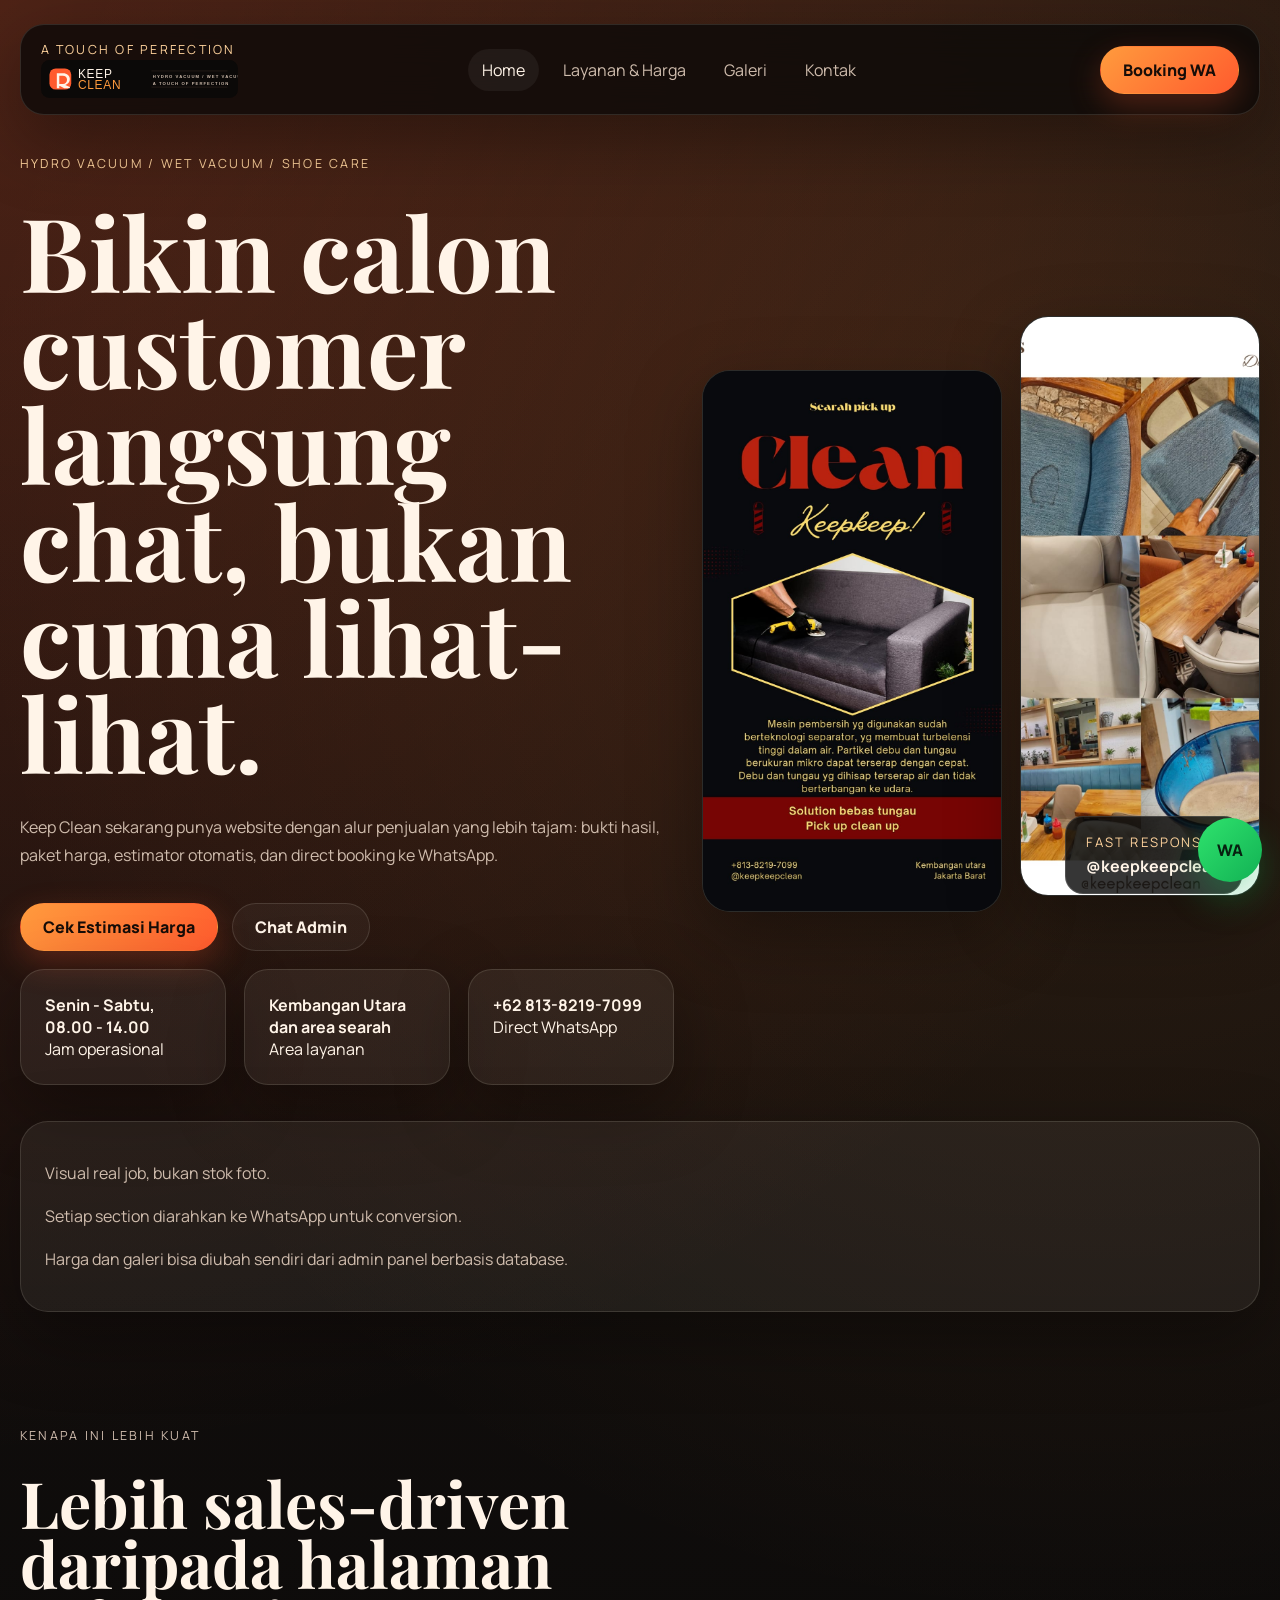
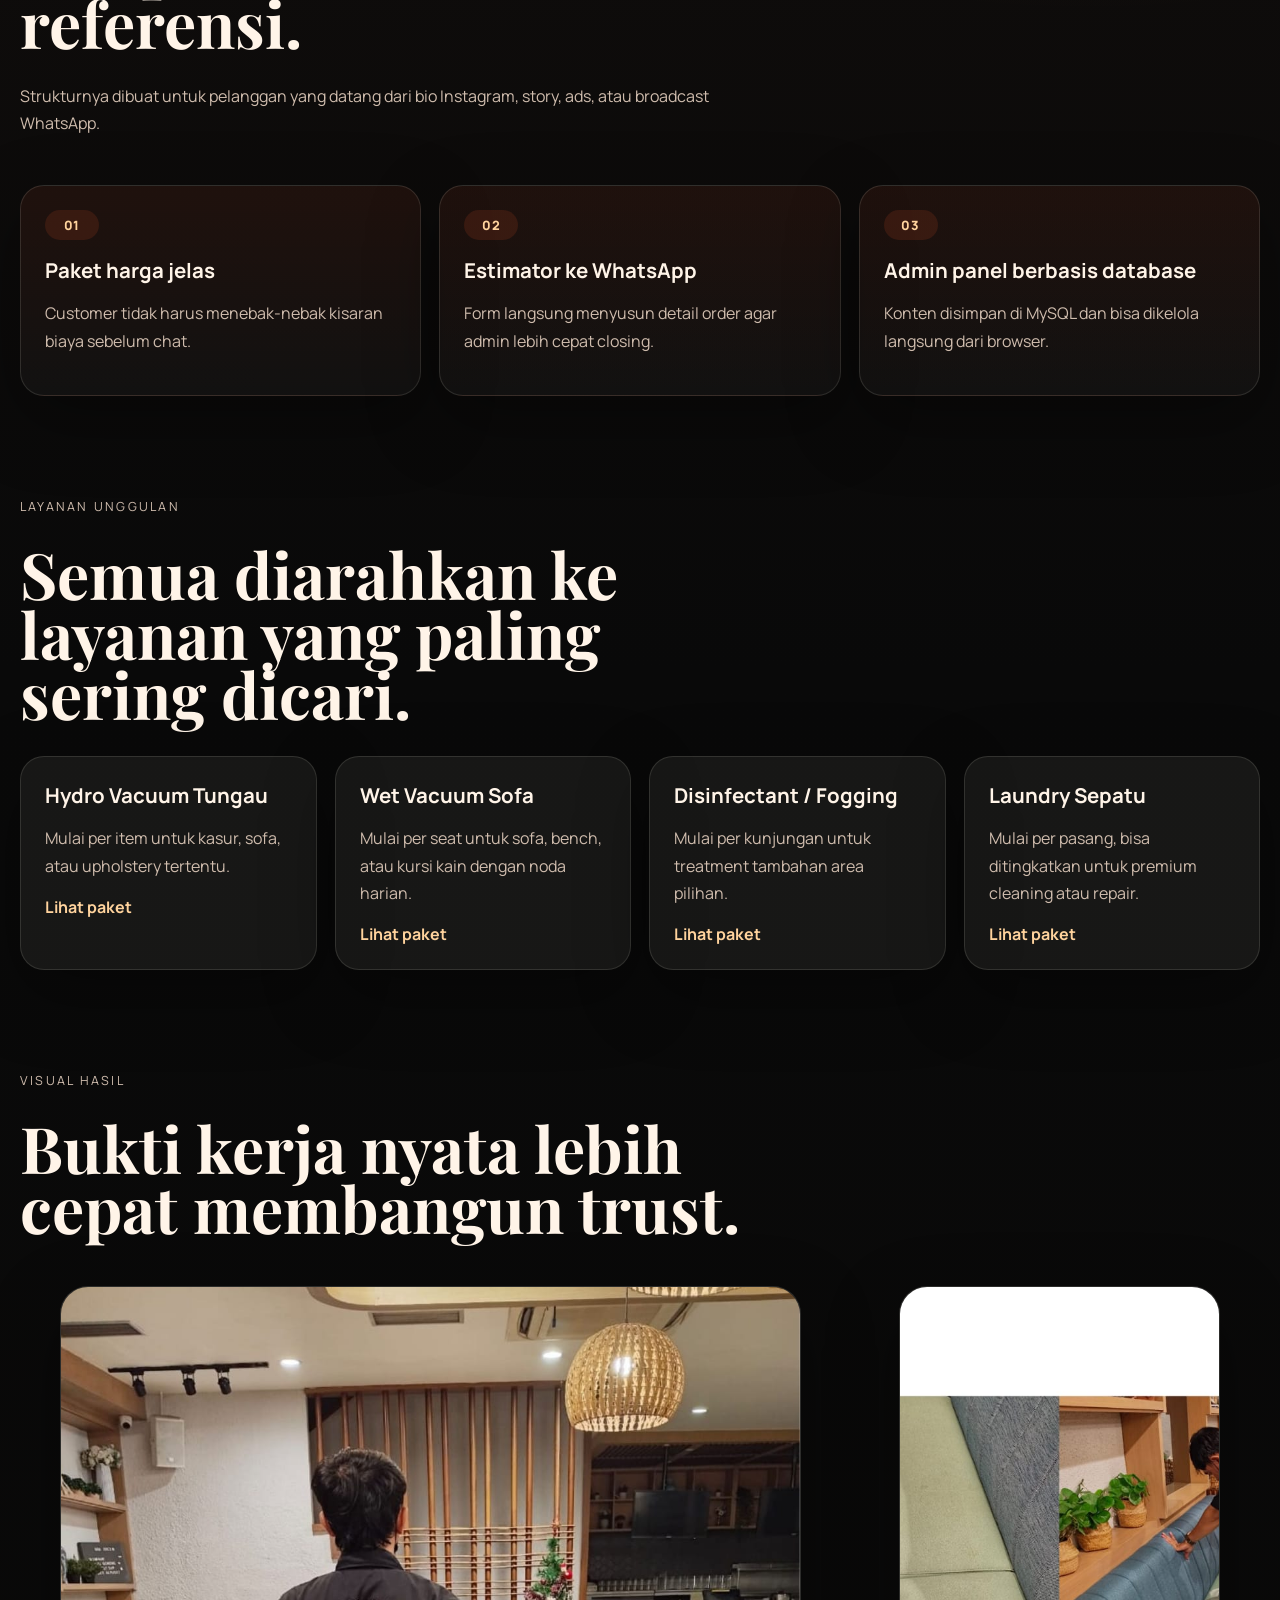
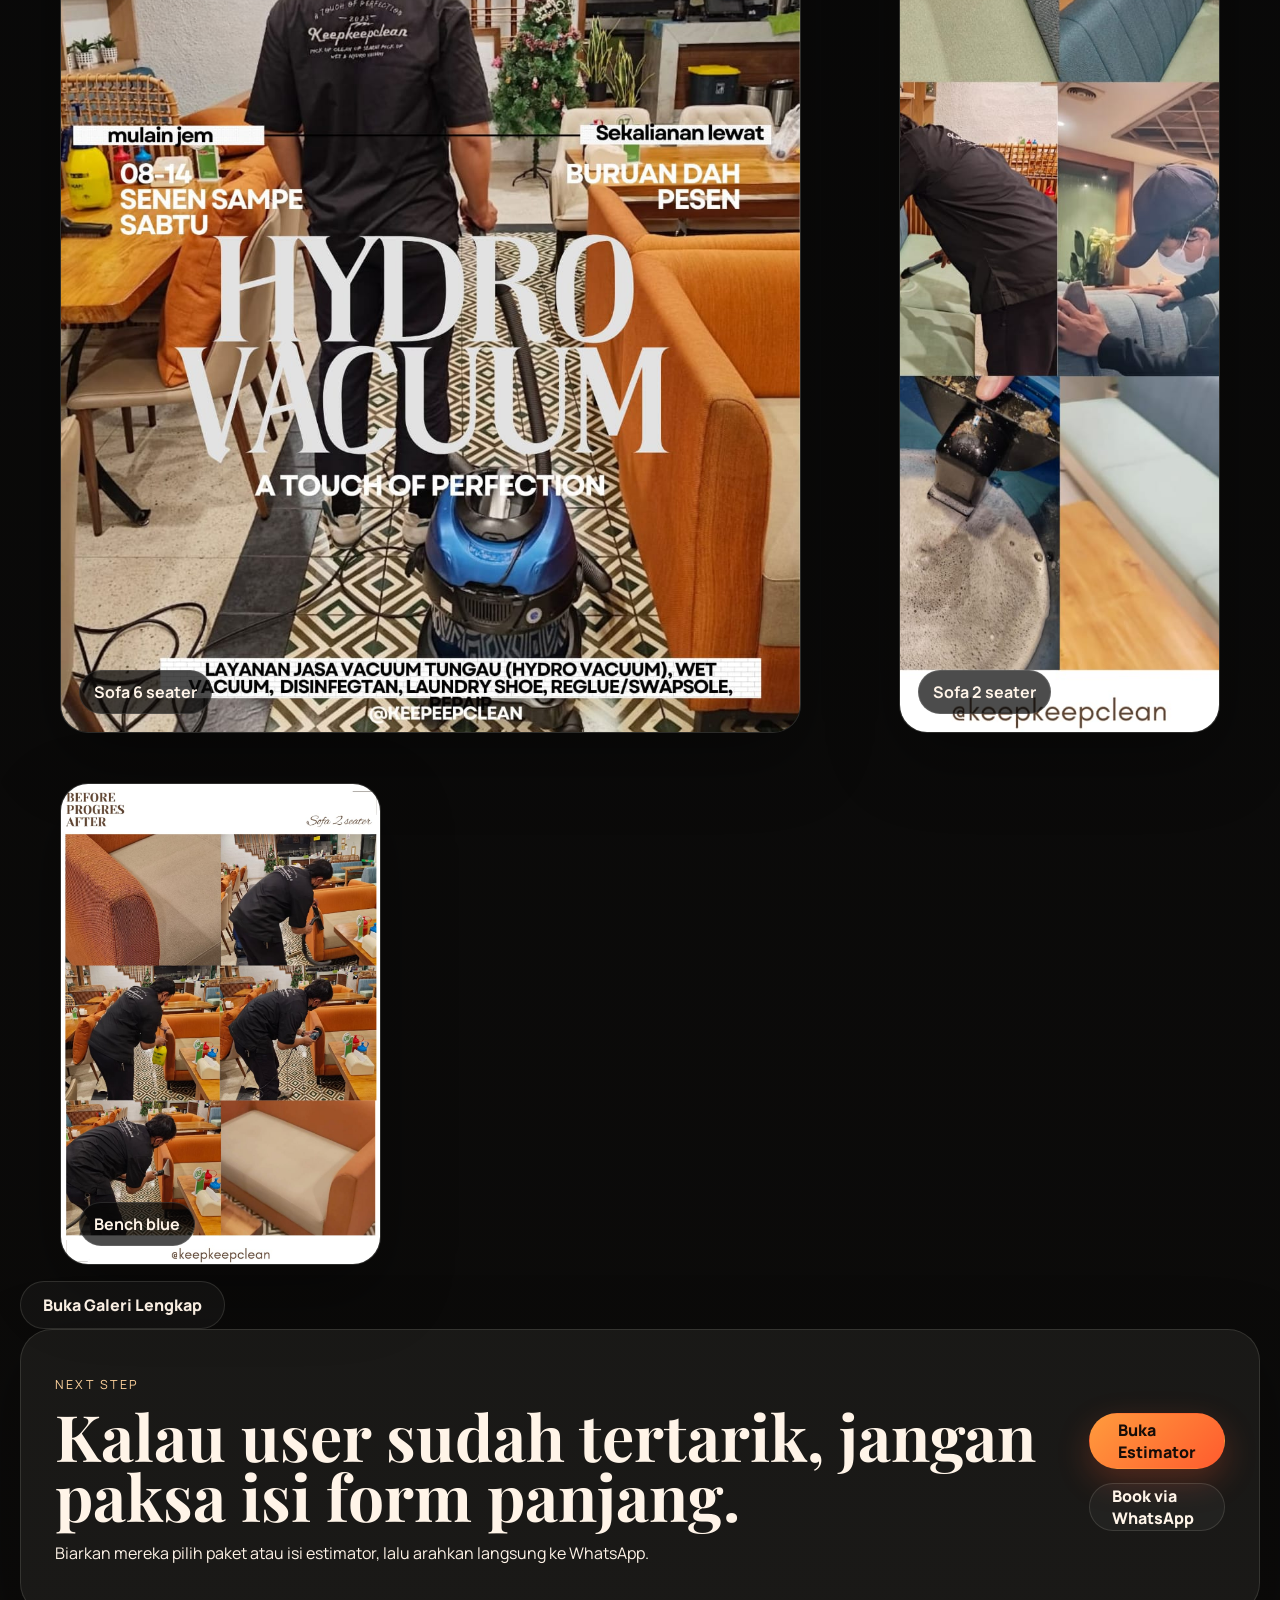
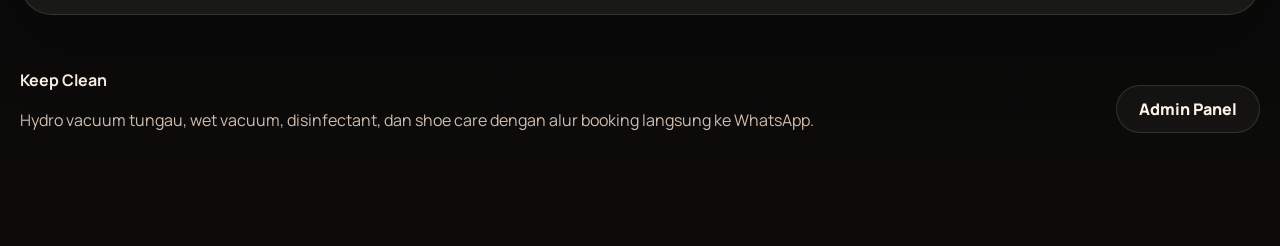
<file: index.html>
<!DOCTYPE html>
<html lang="id">
<head>
  <meta charset="UTF-8">
  <meta name="viewport" content="width=device-width, initial-scale=1.0">
  <title>Keep Clean</title>
  <meta name="description" content="Keep Clean melayani hydro vacuum tungau, wet vacuum sofa, disinfectant, fogging, dan shoe care. Booking langsung ke WhatsApp.">
  <link rel="preconnect" href="https://fonts.googleapis.com">
  <link rel="preconnect" href="https://fonts.gstatic.com" crossorigin>
  <link href="https://fonts.googleapis.com/css2?family=Anton&family=Manrope:wght@400;500;700;800&family=Playfair+Display:wght@600;700;800&display=swap" rel="stylesheet">
  <link rel="stylesheet" href="styles.css">
</head>
<body data-page="home">
  <div class="page-shell">
    <header class="site-header" data-site-header></header>
    <main data-page-root></main>
    <footer class="site-footer" data-site-footer></footer>
  </div>
  <a class="floating-wa" href="#" data-wa-link="Halo Keep Clean, saya mau booking." aria-label="Chat WhatsApp">WA</a>
  <script src="script.js"></script>
</body>
</html>
</file>
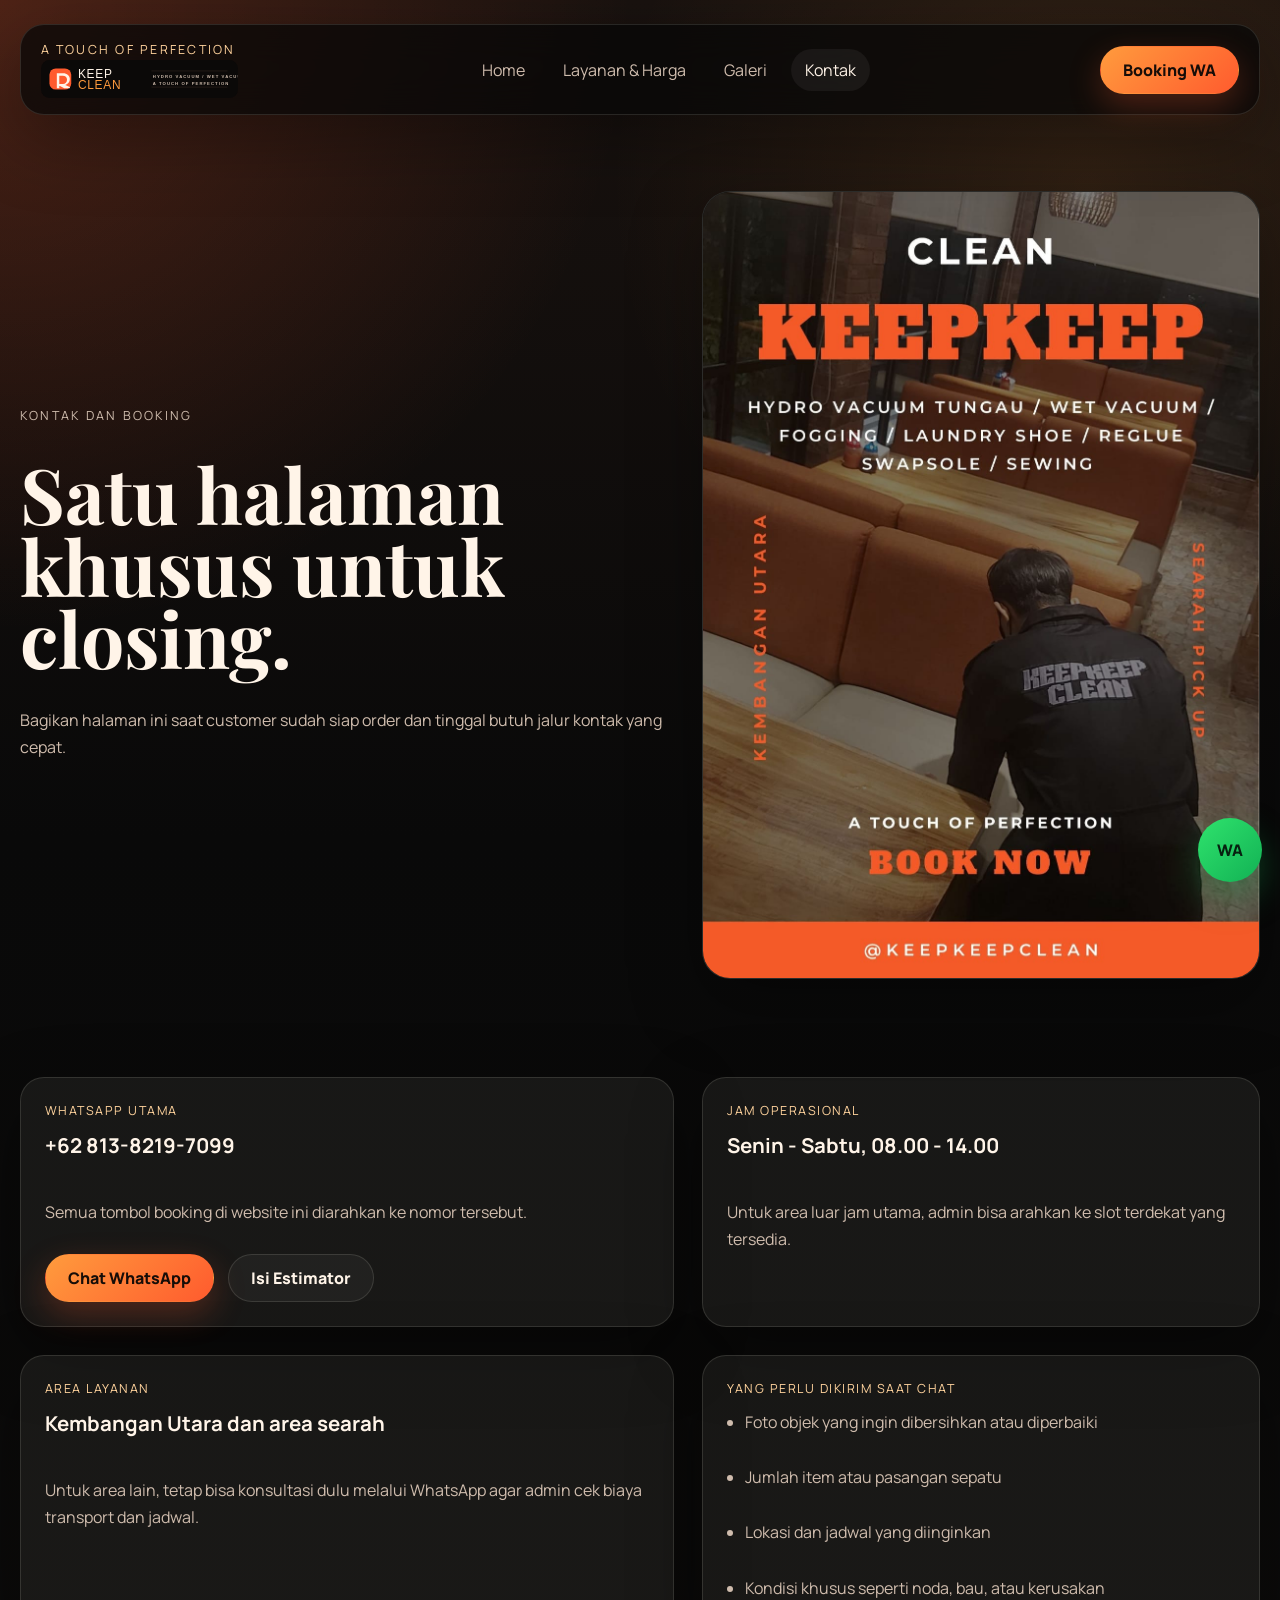
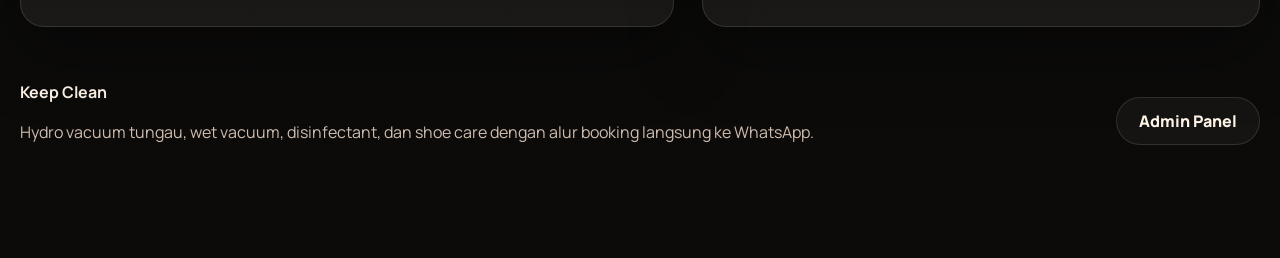
<file: kontak.html>
<!DOCTYPE html>
<html lang="id">
<head>
  <meta charset="UTF-8">
  <meta name="viewport" content="width=device-width, initial-scale=1.0">
  <title>Kontak & Booking | Keep Clean</title>
  <meta name="description" content="Hubungi Keep Clean untuk booking hydro vacuum tungau, wet vacuum, disinfectant, dan shoe care.">
  <link rel="preconnect" href="https://fonts.googleapis.com">
  <link rel="preconnect" href="https://fonts.gstatic.com" crossorigin>
  <link href="https://fonts.googleapis.com/css2?family=Anton&family=Manrope:wght@400;500;700;800&family=Playfair+Display:wght@600;700;800&display=swap" rel="stylesheet">
  <link rel="stylesheet" href="styles.css">
</head>
<body data-page="kontak">
  <div class="page-shell">
    <header class="site-header" data-site-header></header>
    <main data-page-root></main>
    <footer class="site-footer" data-site-footer></footer>
  </div>
  <a class="floating-wa" href="#" data-wa-link="Halo Keep Clean, saya mau booking." aria-label="Chat WhatsApp">WA</a>
  <script src="script.js"></script>
</body>
</html>
</file>
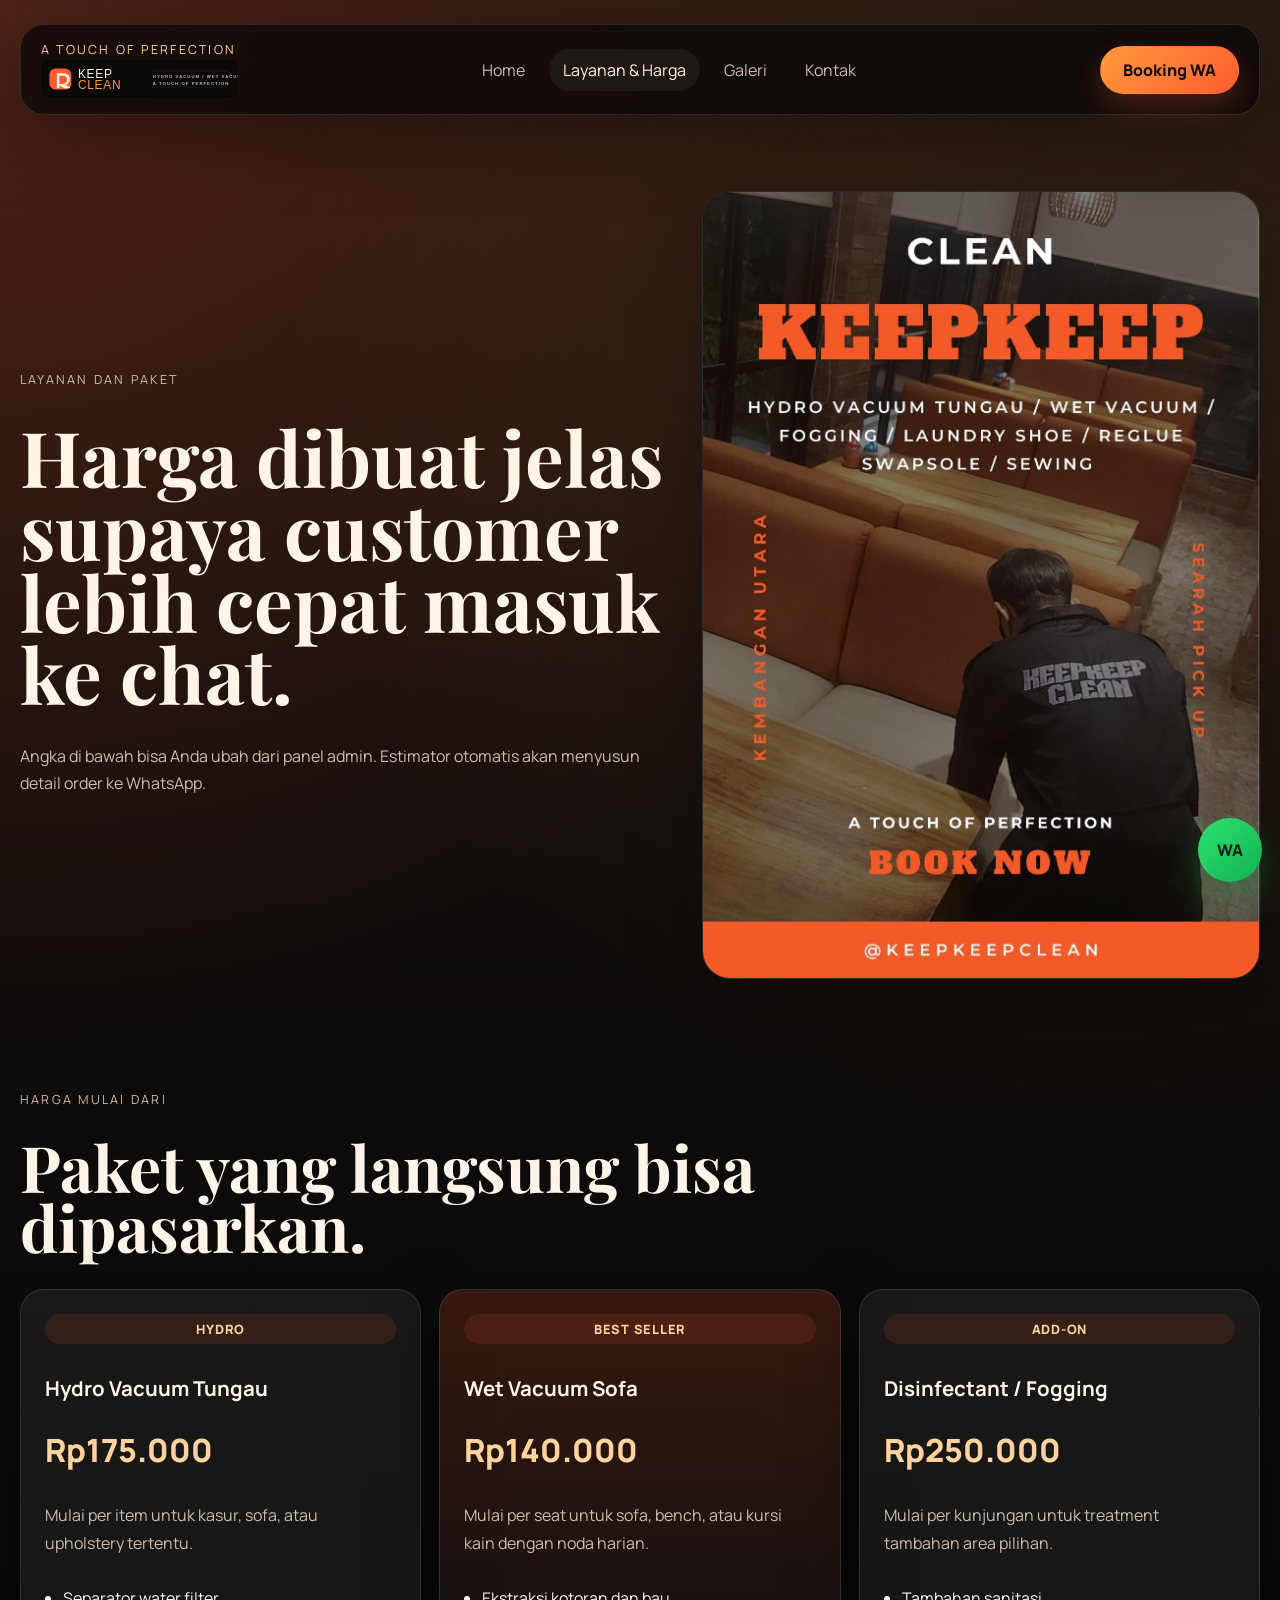
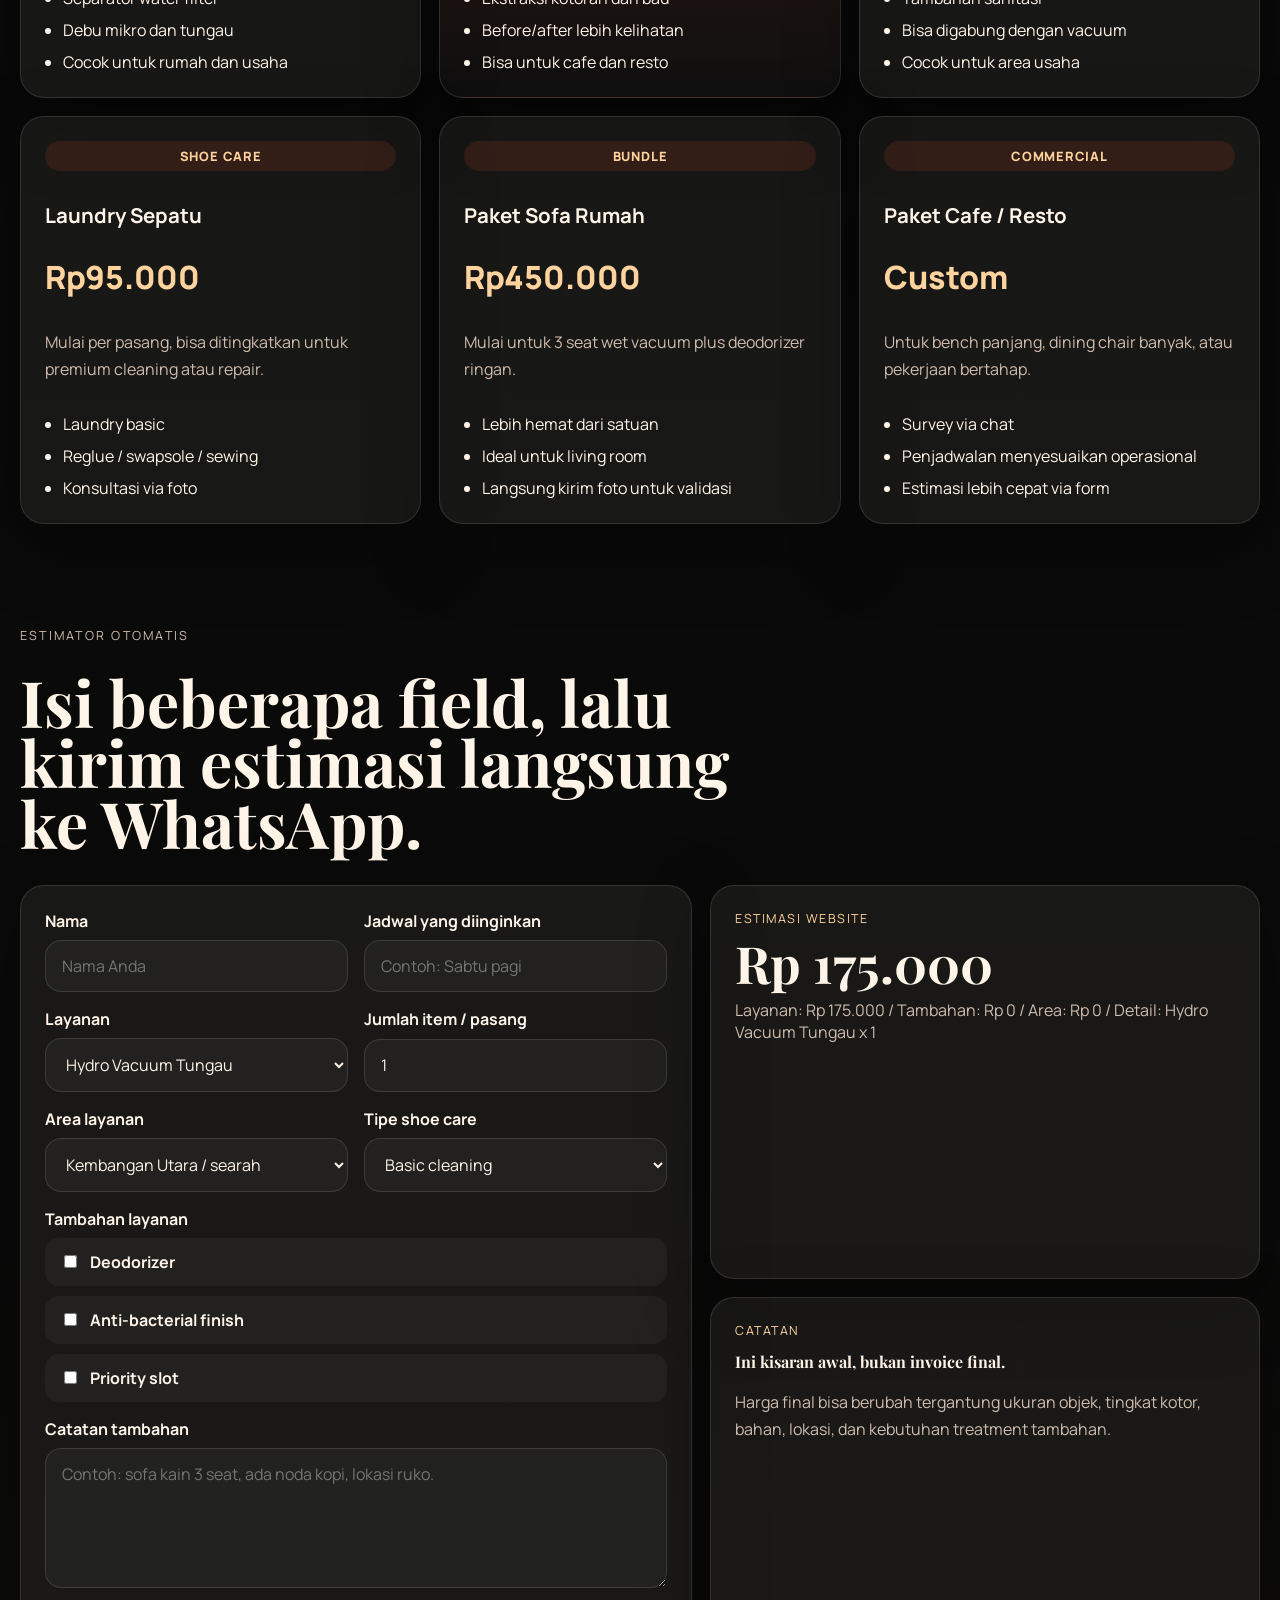
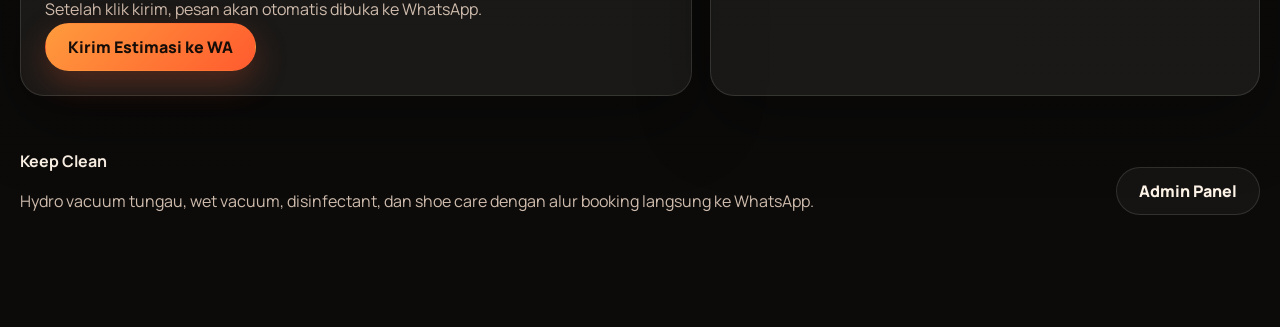
<file: layanan.html>
<!DOCTYPE html>
<html lang="id">
<head>
  <meta charset="UTF-8">
  <meta name="viewport" content="width=device-width, initial-scale=1.0">
  <title>Layanan & Harga | Keep Clean</title>
  <meta name="description" content="Paket harga Keep Clean untuk hydro vacuum tungau, wet vacuum, disinfectant, fogging, dan shoe care.">
  <link rel="preconnect" href="https://fonts.googleapis.com">
  <link rel="preconnect" href="https://fonts.gstatic.com" crossorigin>
  <link href="https://fonts.googleapis.com/css2?family=Anton&family=Manrope:wght@400;500;700;800&family=Playfair+Display:wght@600;700;800&display=swap" rel="stylesheet">
  <link rel="stylesheet" href="styles.css">
</head>
<body data-page="layanan">
  <div class="page-shell">
    <header class="site-header" data-site-header></header>
    <main data-page-root></main>
    <footer class="site-footer" data-site-footer></footer>
  </div>
  <a class="floating-wa" href="#" data-wa-link="Halo Keep Clean, saya mau booking." aria-label="Chat WhatsApp">WA</a>
  <script src="script.js"></script>
</body>
</html>
</file>
<file: styles.css>
:root {
  --bg: #0a0908;
  --bg-soft: #171311;
  --panel: rgba(255, 248, 238, 0.06);
  --panel-strong: rgba(255, 248, 238, 0.1);
  --text: #fff4e8;
  --muted: #cfbcad;
  --line: rgba(255, 248, 238, 0.12);
  --accent: #ff5b2e;
  --accent-2: #ff9b3d;
  --accent-soft: #ffd39d;
  --ok: #32d66b;
  --shadow: 0 24px 70px rgba(0, 0, 0, 0.34);
  --radius: 28px;
}

* {
  box-sizing: border-box;
}

html {
  scroll-behavior: smooth;
}

body {
  margin: 0;
  font-family: "Manrope", sans-serif;
  color: var(--text);
  background:
    radial-gradient(circle at top left, rgba(255, 91, 46, 0.23), transparent 28%),
    radial-gradient(circle at 85% 10%, rgba(255, 155, 61, 0.12), transparent 24%),
    linear-gradient(180deg, #19120f 0%, #090909 45%, #0c0b0a 100%);
}

img,
video {
  display: block;
  width: 100%;
}

a {
  color: inherit;
  text-decoration: none;
}

button,
input,
select,
textarea {
  font: inherit;
}

.page-shell {
  width: min(1240px, calc(100% - 32px));
  margin: 0 auto;
  padding: 24px 0 96px;
}

.site-header {
  position: sticky;
  top: 12px;
  z-index: 20;
  display: flex;
  align-items: center;
  justify-content: space-between;
  gap: 20px;
  padding: 16px 20px;
  margin-bottom: 28px;
  border: 1px solid var(--line);
  border-radius: 24px;
  background: rgba(8, 8, 8, 0.74);
  backdrop-filter: blur(18px);
  box-shadow: var(--shadow);
}

.brand {
  display: flex;
  flex-direction: column;
  gap: 2px;
}

.brand-kicker,
.eyebrow {
  font-size: 0.78rem;
  letter-spacing: 0.18em;
  text-transform: uppercase;
  color: var(--accent-soft);
}

.brand-name {
  font-family: "Anton", sans-serif;
  font-size: 1.45rem;
  letter-spacing: 0.08em;
}

.site-nav {
  display: flex;
  gap: 10px;
  flex-wrap: wrap;
}

.site-nav a {
  padding: 10px 14px;
  border-radius: 999px;
  color: var(--muted);
  transition: background 180ms ease, color 180ms ease;
}

.site-nav a:hover,
.site-nav a:focus-visible,
.site-nav a.is-active {
  color: var(--text);
  background: rgba(255, 255, 255, 0.05);
}

.button,
.button-inline,
.text-link {
  transition: transform 180ms ease, border-color 180ms ease, background 180ms ease;
}

.button {
  display: inline-flex;
  align-items: center;
  justify-content: center;
  min-height: 48px;
  padding: 0 22px;
  border-radius: 999px;
  border: 1px solid transparent;
  font-weight: 800;
}

.button:hover,
.button:focus-visible,
.button-inline:hover,
.button-inline:focus-visible,
.text-link:hover,
.text-link:focus-visible {
  transform: translateY(-2px);
}

.button-primary {
  color: #170d08;
  background: linear-gradient(135deg, var(--accent-2), var(--accent));
  box-shadow: 0 12px 32px rgba(255, 91, 46, 0.25);
}

.button-secondary {
  border-color: var(--line);
  background: rgba(255, 255, 255, 0.04);
}

.button-large {
  min-height: 56px;
  padding: 0 28px;
}

.button-inline {
  display: inline-flex;
  align-items: center;
  justify-content: center;
  min-height: 44px;
  padding: 0 18px;
  border-radius: 999px;
  border: 1px solid var(--line);
  background: rgba(255, 255, 255, 0.04);
  font-weight: 700;
  cursor: pointer;
}

.text-link {
  display: inline-flex;
  align-items: center;
  gap: 8px;
  color: var(--accent-soft);
  font-weight: 700;
}

.hero,
.split-layout,
.contact-grid {
  display: grid;
  grid-template-columns: 1.08fr 0.92fr;
  gap: 28px;
  align-items: center;
}

.hero-home {
  min-height: calc(100vh - 150px);
}

.hero h1,
.section-heading h2,
.page-title,
.cta-panel h2,
.estimate-total strong,
.estimate-note strong {
  margin: 0;
  font-family: "Playfair Display", serif;
  font-weight: 700;
  line-height: 0.94;
}

.hero h1 {
  max-width: 11ch;
  font-size: clamp(3.4rem, 8vw, 7rem);
}

.page-hero {
  padding: 48px 0 10px;
}

.page-title {
  font-size: clamp(2.8rem, 6vw, 5.4rem);
}

.page-subtitle,
.hero-text,
.section-heading p,
.service-card p,
.feature-card p,
.pricing-card p,
.timeline-item p,
.gallery-copy p,
.contact-card p,
.contact-list li,
.proof-strip p,
.site-footer p,
.faq-list p,
.estimate-note p,
.field-note {
  color: var(--muted);
  line-height: 1.7;
}

.hero-copy,
.gallery-copy {
  display: flex;
  flex-direction: column;
  gap: 18px;
}

.hero-actions,
.cta-stack,
.button-row {
  display: flex;
  flex-wrap: wrap;
  gap: 14px;
}

.stat-grid,
.service-grid,
.feature-grid,
.gallery-grid,
.video-grid,
.pricing-grid,
.timeline,
.contact-list,
.faq-list {
  display: grid;
  gap: 18px;
}

.stat-grid {
  grid-template-columns: repeat(3, minmax(0, 1fr));
}

.stat-card,
.service-card,
.feature-card,
.gallery-card,
.video-card,
.pricing-card,
.timeline-item,
.cta-panel,
.faq-list details,
.proof-strip,
.contact-card,
.estimate-card,
.estimate-total,
.estimate-note {
  border: 1px solid var(--line);
  background: var(--panel);
  box-shadow: var(--shadow);
}

.stat-card,
.feature-card,
.service-card,
.pricing-card,
.timeline-item,
.contact-card,
.estimate-card,
.estimate-total,
.estimate-note {
  border-radius: 24px;
}

.stat-card,
.feature-card,
.service-card,
.pricing-card,
.timeline-item,
.contact-card {
  padding: 24px;
}

.stat-card strong,
.pricing-price,
.estimate-total strong,
.contact-label {
  display: block;
}

.hero-media {
  position: relative;
  display: grid;
  grid-template-columns: 1fr 0.8fr;
  gap: 18px;
}

.hero-card,
.gallery-card,
.video-card {
  overflow: hidden;
  border-radius: 28px;
  border: 1px solid var(--line);
  background: #0f0f0f;
  box-shadow: var(--shadow);
}

.hero-card-video {
  margin-top: 54px;
}

.hero-card img,
.hero-card video,
.gallery-card img {
  height: 100%;
  object-fit: cover;
}

.hero-card-video video {
  min-height: 540px;
}

.hero-card-image {
  max-height: 580px;
}

.hero-badge {
  position: absolute;
  right: 18px;
  bottom: 18px;
  display: inline-flex;
  flex-direction: column;
  gap: 4px;
  padding: 16px 20px;
  border-radius: 18px;
  background: rgba(10, 10, 10, 0.82);
  border: 1px solid rgba(255, 255, 255, 0.14);
}

.hero-badge span {
  color: var(--accent-soft);
  font-size: 0.82rem;
  text-transform: uppercase;
  letter-spacing: 0.16em;
}

.proof-strip {
  grid-template-columns: repeat(3, minmax(0, 1fr));
  padding: 22px 24px;
  margin: 36px 0 12px;
  border-radius: 28px;
}

.section {
  padding: 88px 0 0;
}

.section-heading {
  display: grid;
  gap: 14px;
  max-width: 760px;
  margin-bottom: 32px;
}

.section-heading h2,
.cta-panel h2 {
  font-size: clamp(2.4rem, 5vw, 4.3rem);
}

.feature-grid,
.pricing-grid {
  grid-template-columns: repeat(3, minmax(0, 1fr));
}

.service-grid {
  grid-template-columns: repeat(4, minmax(0, 1fr));
}

.feature-card {
  background:
    linear-gradient(180deg, rgba(255, 91, 46, 0.08), rgba(255, 255, 255, 0.03));
}

.feature-card h3,
.service-card h3,
.pricing-card h3,
.timeline-item h3,
.contact-card h3 {
  margin: 0 0 12px;
  font-size: 1.28rem;
}

.feature-tag,
.pricing-badge {
  display: inline-flex;
  align-items: center;
  justify-content: center;
  min-width: 54px;
  min-height: 30px;
  padding: 0 12px;
  margin-bottom: 16px;
  border-radius: 999px;
  background: rgba(255, 91, 46, 0.12);
  color: var(--accent-soft);
  font-size: 0.8rem;
  font-weight: 800;
  letter-spacing: 0.06em;
  text-transform: uppercase;
}

.gallery-grid {
  grid-template-columns: repeat(3, minmax(0, 1fr));
}

.gallery-card {
  position: relative;
  min-height: 320px;
}

.gallery-card-large {
  grid-column: span 2;
  min-height: 420px;
}

.gallery-card figcaption {
  position: absolute;
  left: 18px;
  bottom: 18px;
  padding: 10px 14px;
  border-radius: 999px;
  background: rgba(8, 8, 8, 0.72);
  border: 1px solid rgba(255, 255, 255, 0.12);
  font-weight: 700;
}

.video-grid {
  grid-template-columns: repeat(4, minmax(0, 1fr));
}

.video-card video {
  aspect-ratio: 9 / 16;
  object-fit: cover;
  background: #000;
}

.pricing-card {
  display: flex;
  flex-direction: column;
  gap: 14px;
}

.pricing-card.featured {
  background:
    linear-gradient(180deg, rgba(255, 91, 46, 0.18), rgba(255, 255, 255, 0.03));
}

.pricing-price {
  font-size: 2rem;
  font-weight: 800;
  color: var(--accent-soft);
}

.pricing-list,
.contact-list {
  margin: 0;
  padding-left: 18px;
}

.pricing-list li + li,
.contact-list li + li {
  margin-top: 10px;
}

.timeline {
  grid-template-columns: repeat(4, minmax(0, 1fr));
}

.timeline-item span {
  display: inline-flex;
  width: 46px;
  height: 46px;
  align-items: center;
  justify-content: center;
  margin-bottom: 18px;
  border-radius: 50%;
  background: rgba(255, 91, 46, 0.14);
  color: var(--accent-soft);
  font-weight: 800;
}

.cta-panel {
  display: flex;
  align-items: center;
  justify-content: space-between;
  gap: 24px;
  padding: 34px;
  border-radius: 32px;
}

.cta-stack {
  flex-direction: column;
  align-items: flex-start;
}

.faq-list details {
  padding: 22px 24px;
  border-radius: 22px;
}

.faq-list summary {
  cursor: pointer;
  font-weight: 800;
}

.faq-list p {
  margin: 14px 0 0;
}

.estimate-layout {
  display: grid;
  grid-template-columns: 1.1fr 0.9fr;
  gap: 18px;
}

.estimate-card {
  padding: 24px;
}

.form-grid {
  display: grid;
  grid-template-columns: repeat(2, minmax(0, 1fr));
  gap: 16px;
}

.field {
  display: grid;
  gap: 8px;
}

.field-full {
  grid-column: 1 / -1;
}

.field label {
  font-weight: 700;
}

.field input,
.field select,
.field textarea {
  width: 100%;
  padding: 14px 16px;
  color: var(--text);
  background: rgba(255, 255, 255, 0.04);
  border: 1px solid var(--line);
  border-radius: 16px;
  outline: none;
}

.field input:focus,
.field select:focus,
.field textarea:focus {
  border-color: rgba(255, 211, 157, 0.7);
  box-shadow: 0 0 0 4px rgba(255, 211, 157, 0.08);
}

.checkbox-grid {
  display: grid;
  gap: 10px;
}

.checkbox-grid label {
  display: flex;
  align-items: center;
  gap: 10px;
  padding: 12px 14px;
  border-radius: 14px;
  background: rgba(255, 255, 255, 0.04);
  border: 1px solid transparent;
}

.checkbox-grid input {
  width: auto;
}

.estimate-sidebar {
  display: grid;
  gap: 18px;
}

.estimate-total,
.estimate-note {
  padding: 24px;
}

.estimate-total span,
.estimate-note span {
  display: block;
  margin-bottom: 12px;
  color: var(--accent-soft);
  text-transform: uppercase;
  letter-spacing: 0.12em;
  font-size: 0.78rem;
}

.estimate-total strong {
  font-size: clamp(2.2rem, 4vw, 3.5rem);
}

.estimate-total p {
  margin: 12px 0 0;
  color: var(--muted);
}

.contact-grid {
  align-items: stretch;
}

.contact-card {
  display: flex;
  flex-direction: column;
  gap: 12px;
}

.contact-label {
  color: var(--accent-soft);
  text-transform: uppercase;
  letter-spacing: 0.12em;
  font-size: 0.78rem;
}

.contact-hero {
  height: 100%;
  min-height: 620px;
  object-fit: cover;
  border-radius: 28px;
  border: 1px solid var(--line);
  box-shadow: var(--shadow);
}

.site-footer {
  display: flex;
  align-items: center;
  justify-content: space-between;
  gap: 24px;
  padding: 54px 0 0;
}

.floating-wa {
  position: fixed;
  right: 18px;
  bottom: 18px;
  z-index: 30;
  display: inline-flex;
  width: 64px;
  height: 64px;
  align-items: center;
  justify-content: center;
  border-radius: 50%;
  background: linear-gradient(135deg, #2fe36d, #12b154);
  color: #072110;
  font-weight: 800;
  box-shadow: 0 16px 36px rgba(18, 177, 84, 0.35);
}

.hidden {
  display: none !important;
}

.brand-lockup {
  display: inline-flex;
  align-items: center;
}

.brand-logo {
  height: 38px;
  width: auto;
}

.admin-shell {
  padding-top: 40px;
  padding-bottom: 40px;
}

.admin-topbar,
.admin-login-card,
.admin-section,
.admin-card,
.admin-alert,
.admin-stat-card,
.admin-inline-form {
  border: 1px solid var(--line);
  background: var(--panel);
  box-shadow: var(--shadow);
  border-radius: 24px;
}

.admin-topbar,
.admin-login-card,
.admin-section,
.admin-card {
  padding: 24px;
}

.admin-topbar {
  display: flex;
  justify-content: space-between;
  align-items: flex-start;
  gap: 16px;
  margin-bottom: 20px;
}

.admin-title {
  margin: 0;
  font-family: "Playfair Display", serif;
  font-size: clamp(2.1rem, 4vw, 3.5rem);
  line-height: 1;
}

.admin-login-card {
  width: min(560px, 100%);
  margin: 80px auto;
}

.admin-form,
.admin-stack {
  display: grid;
  gap: 18px;
}

.admin-dashboard {
  display: grid;
  grid-template-columns: repeat(4, minmax(0, 1fr));
  gap: 16px;
  margin-bottom: 24px;
}

.admin-stat-card {
  padding: 20px;
}

.admin-stat-card strong {
  display: block;
  margin-top: 10px;
  font-size: 1.8rem;
}

.admin-form-grid {
  display: grid;
  grid-template-columns: repeat(2, minmax(0, 1fr));
  gap: 16px;
}

.admin-section + .admin-section {
  margin-top: 24px;
}

.admin-alert {
  padding: 14px 18px;
  margin-bottom: 18px;
}

.admin-alert-success {
  border-color: rgba(50, 214, 107, 0.5);
  background: rgba(50, 214, 107, 0.09);
}

.admin-alert-error {
  border-color: rgba(255, 91, 46, 0.5);
  background: rgba(255, 91, 46, 0.09);
}

.admin-gallery-row {
  display: grid;
  grid-template-columns: 180px 1fr;
  gap: 18px;
  align-items: center;
}

.admin-inline-form {
  display: flex;
  align-items: center;
  justify-content: space-between;
  gap: 16px;
  padding: 16px 18px;
}

.button-danger {
  background: rgba(255, 91, 46, 0.16);
  border-color: rgba(255, 91, 46, 0.35);
  color: var(--text);
}

.admin-thumb {
  width: 100%;
  aspect-ratio: 1 / 1;
  object-fit: cover;
  border-radius: 18px;
  border: 1px solid var(--line);
}

.admin-logo-preview {
  padding: 24px;
  border-radius: 18px;
  background: rgba(0, 0, 0, 0.25);
  border: 1px solid var(--line);
}

.admin-logo-preview img {
  max-width: 100%;
  height: auto;
}

[data-reveal] {
  opacity: 0;
  transform: translateY(32px);
  transition: opacity 700ms ease, transform 700ms ease;
}

[data-reveal].is-visible {
  opacity: 1;
  transform: translateY(0);
}

@media (max-width: 1080px) {
  .hero,
  .split-layout,
  .contact-grid,
  .estimate-layout,
  .cta-panel,
  .site-footer {
    grid-template-columns: 1fr;
    flex-direction: column;
    align-items: flex-start;
  }

  .service-grid,
  .pricing-grid,
  .timeline,
  .video-grid,
  .feature-grid {
    grid-template-columns: repeat(2, minmax(0, 1fr));
  }

  .gallery-grid,
  .proof-strip,
  .stat-grid {
    grid-template-columns: repeat(2, minmax(0, 1fr));
  }
}

@media (max-width: 780px) {
  .page-shell {
    width: min(100% - 20px, 1240px);
    padding-top: 14px;
  }

  .site-header {
    position: static;
    flex-wrap: wrap;
  }

  .site-nav {
    order: 3;
    width: 100%;
    overflow-x: auto;
  }

  .hero-home {
    min-height: auto;
  }

  .hero h1 {
    max-width: none;
  }

  .hero-media,
  .proof-strip,
  .stat-grid,
  .service-grid,
  .feature-grid,
  .gallery-grid,
  .video-grid,
  .pricing-grid,
  .timeline,
  .form-grid,
  .admin-form-grid,
  .admin-gallery-row,
  .admin-dashboard {
    grid-template-columns: 1fr;
  }

  .gallery-card-large {
    grid-column: auto;
  }

  .hero-card-video {
    margin-top: 0;
  }

  .hero-card-video video {
    min-height: 400px;
  }

  .cta-panel,
  .service-card,
  .feature-card,
  .pricing-card,
  .timeline-item,
  .contact-card,
  .estimate-card,
  .estimate-total,
  .estimate-note,
  .faq-list details {
    padding: 22px;
  }
}
</file>
